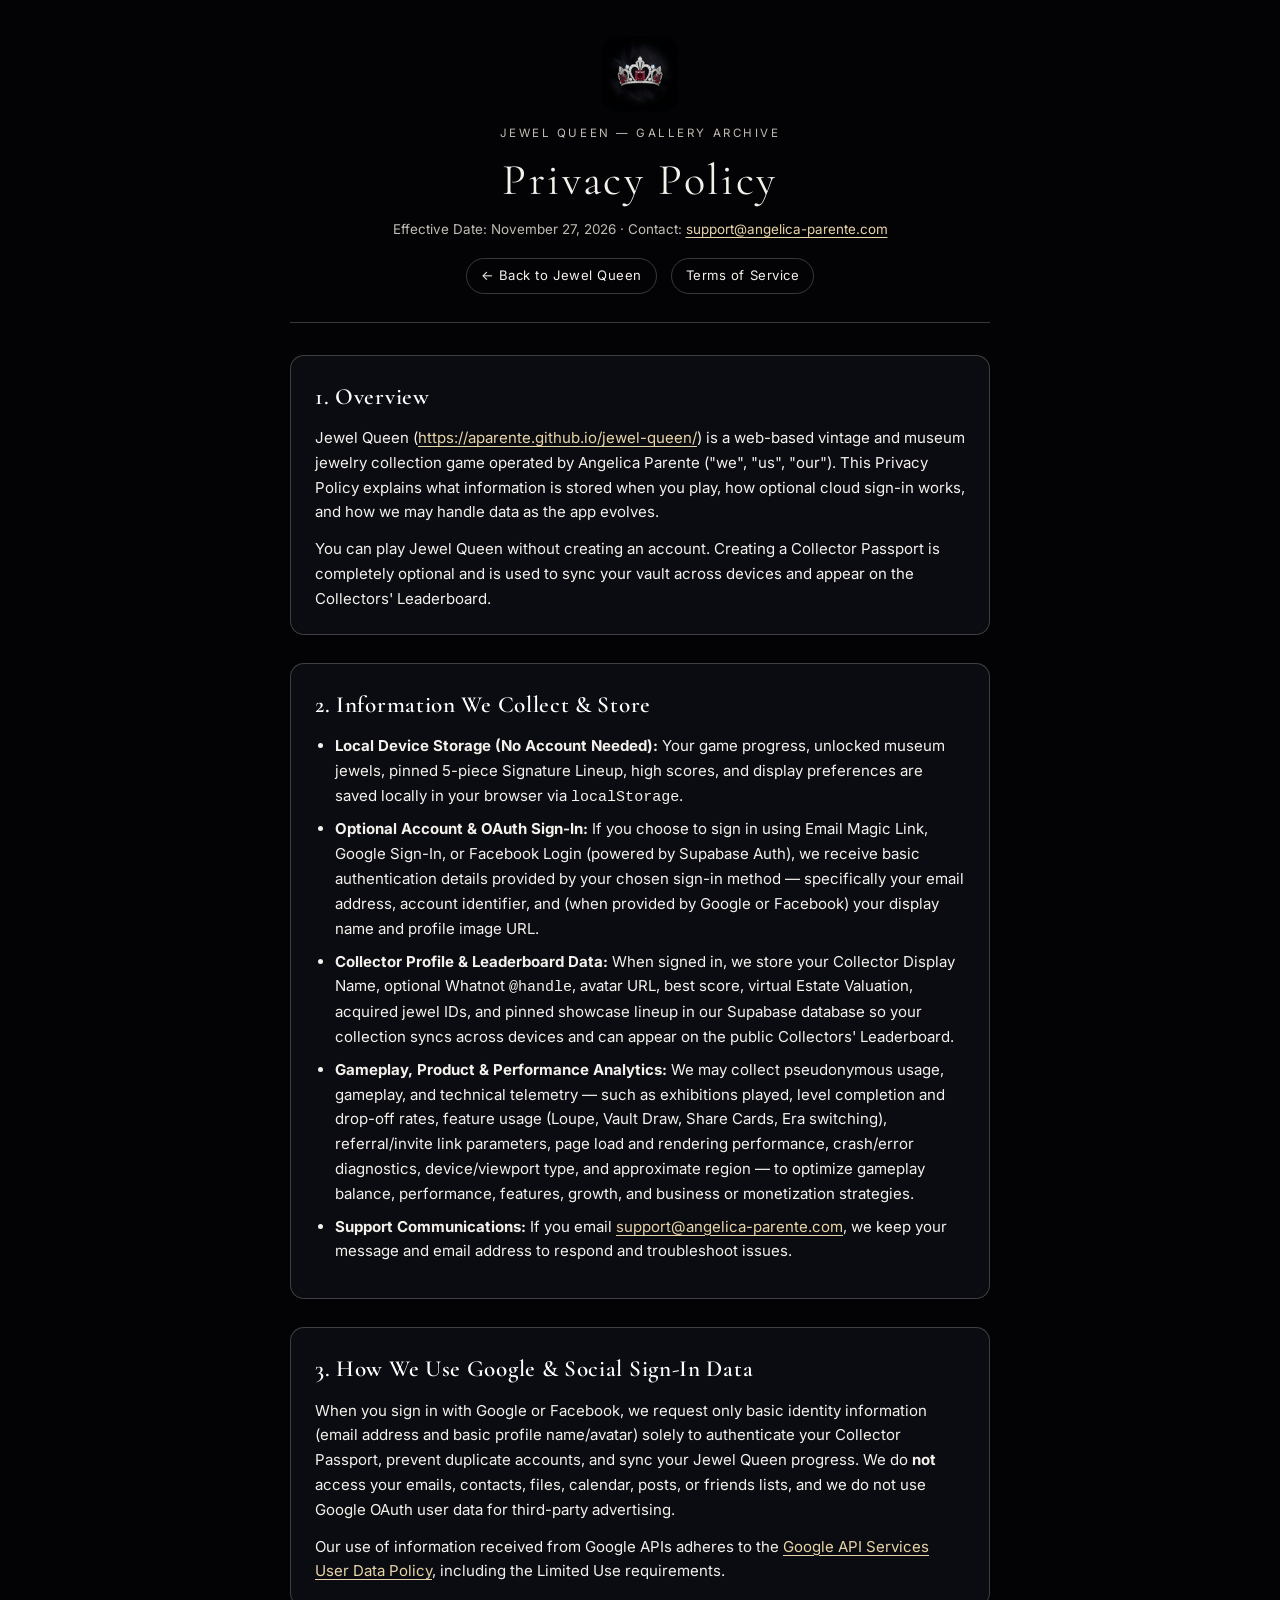
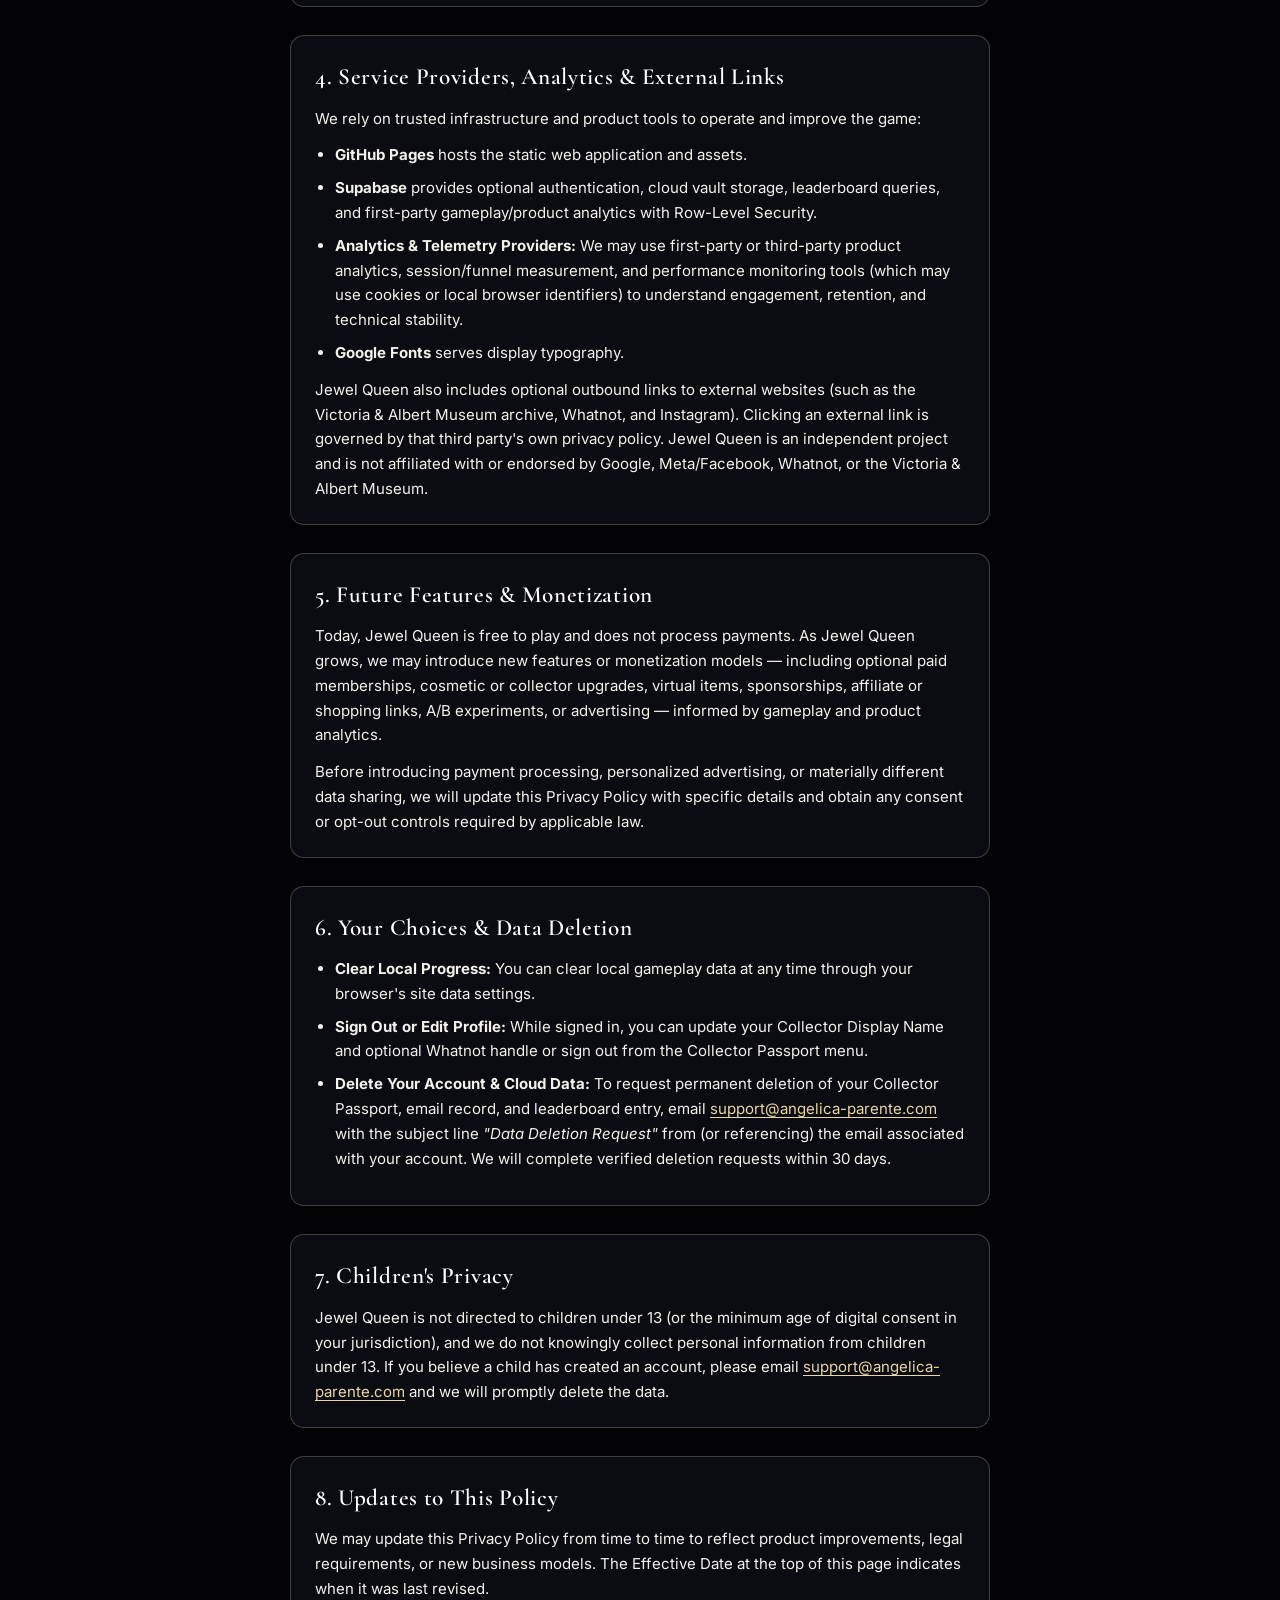
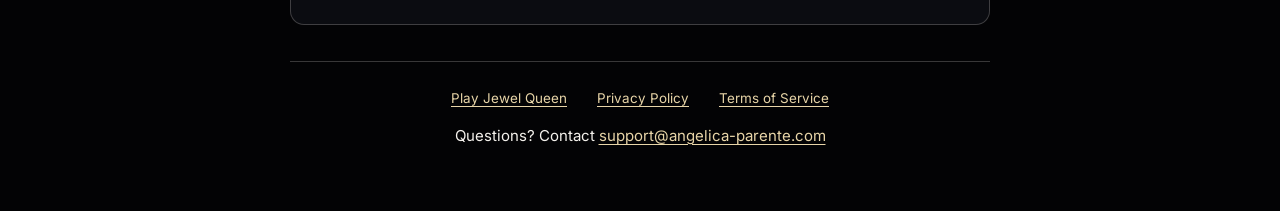
<file: privacy.html>
<!doctype html>
<html lang="en">
  <head>
    <meta charset="UTF-8" />
    <meta name="viewport" content="width=device-width, initial-scale=1.0, viewport-fit=cover" />
    <meta name="theme-color" content="#030305" />
    <title>Privacy Policy — JEWEL QUEEN</title>
    <meta
      name="description"
      content="Privacy Policy for Jewel Queen — how Collector Passport sign-in, cloud vault sync, leaderboard profiles, and data deletion work."
    />
    <link rel="icon" type="image/png" sizes="32x32" href="assets/favicon-32.png" />
    <link rel="icon" type="image/png" sizes="120x120" href="assets/app-logo-120.png" />
    <link rel="apple-touch-icon" sizes="180x180" href="assets/apple-touch-icon.png" />
    <link rel="preconnect" href="https://fonts.googleapis.com" />
    <link rel="preconnect" href="https://fonts.gstatic.com" crossorigin />
    <link
      href="https://fonts.googleapis.com/css2?family=Cormorant+Garamond:ital,wght@0,400;0,600;1,400&family=Inter:wght@400;500;600&display=swap"
      rel="stylesheet"
    />
    <style>
      :root {
        --bg: #030305;
        --surface: #0b0c11;
        --border: rgba(245, 242, 237, 0.22);
        --text: #f4f1ec;
        --muted: #c2bdb4;
        --accent: #e8d5a8;
        --font-serif: 'Cormorant Garamond', Georgia, serif;
        --font-sans: 'Inter', -apple-system, BlinkMacSystemFont, sans-serif;
      }

      * {
        box-sizing: border-box;
      }

      html,
      body {
        margin: 0;
        padding: 0;
        background: var(--bg);
        color: var(--text);
        font-family: var(--font-sans);
        line-height: 1.65;
        -webkit-font-smoothing: antialiased;
      }

      a {
        color: var(--accent);
        text-underline-offset: 3px;
      }

      a:hover {
        color: #ffffff;
      }

      a:focus-visible,
      button:focus-visible {
        outline: 2px solid #ffffff;
        outline-offset: 3px;
        border-radius: 4px;
      }

      .page-wrap {
        max-width: 740px;
        margin: 0 auto;
        padding: 36px 20px 64px;
      }

      .doc-header {
        display: flex;
        flex-direction: column;
        align-items: center;
        text-align: center;
        gap: 12px;
        padding-bottom: 28px;
        border-bottom: 1px solid var(--border);
        margin-bottom: 32px;
      }

      .doc-logo {
        width: 76px;
        height: 76px;
        border-radius: 16px;
        display: block;
      }

      .doc-kicker {
        margin: 0;
        font-size: 0.72rem;
        letter-spacing: 0.22em;
        text-transform: uppercase;
        color: var(--muted);
      }

      .doc-title {
        margin: 0;
        font-family: var(--font-serif);
        font-weight: 400;
        font-size: clamp(2rem, 5vw, 2.75rem);
        letter-spacing: 0.06em;
        line-height: 1.15;
      }

      .doc-meta {
        margin: 0;
        font-size: 0.84rem;
        color: var(--muted);
      }

      .top-nav {
        display: flex;
        flex-wrap: wrap;
        justify-content: center;
        gap: 14px;
        margin-top: 6px;
      }

      .top-nav a {
        display: inline-flex;
        align-items: center;
        min-height: 36px;
        padding: 6px 14px;
        border: 1px solid var(--border);
        border-radius: 999px;
        text-decoration: none;
        font-size: 0.82rem;
        letter-spacing: 0.04em;
        color: var(--text);
      }

      .top-nav a:hover {
        border-color: var(--accent);
        color: var(--accent);
      }

      main section {
        margin-bottom: 28px;
        padding: 22px 24px;
        background: var(--surface);
        border: 1px solid var(--border);
        border-radius: 14px;
      }

      h2 {
        margin: 0 0 10px;
        font-family: var(--font-serif);
        font-weight: 600;
        font-size: 1.45rem;
        letter-spacing: 0.03em;
        color: #ffffff;
      }

      p {
        margin: 0 0 12px;
        font-size: 0.94rem;
        color: var(--text);
      }

      p:last-child {
        margin-bottom: 0;
      }

      ul {
        margin: 8px 0 12px;
        padding-left: 20px;
      }

      li {
        margin-bottom: 8px;
        font-size: 0.94rem;
        color: var(--text);
      }

      .muted {
        color: var(--muted);
      }

      .doc-footer {
        margin-top: 36px;
        padding-top: 20px;
        border-top: 1px solid var(--border);
        text-align: center;
        font-size: 0.84rem;
        color: var(--muted);
      }

      .doc-footer nav {
        display: flex;
        justify-content: center;
        gap: 18px;
        margin-bottom: 10px;
      }

      .doc-footer nav a {
        display: inline-flex;
        align-items: center;
        min-height: 32px;
        padding: 4px 6px;
      }
    </style>
  </head>
  <body>
    <div class="page-wrap">
      <header class="doc-header">
        <a href="./" aria-label="Return to Jewel Queen">
          <img src="assets/app-logo-120.png" alt="Jewel Queen museum tiara emblem" class="doc-logo" width="76" height="76" />
        </a>
        <p class="doc-kicker">JEWEL QUEEN — GALLERY ARCHIVE</p>
        <h1 class="doc-title">Privacy Policy</h1>
        <p class="doc-meta">Effective Date: November 27, 2026 · Contact: <a href="mailto:support@angelica-parente.com">support@angelica-parente.com</a></p>
        <nav class="top-nav" aria-label="Document navigation">
          <a href="./">← Back to Jewel Queen</a>
          <a href="terms.html">Terms of Service</a>
        </nav>
      </header>

      <main>
        <section>
          <h2>1. Overview</h2>
          <p>
            Jewel Queen (<a href="https://aparente.github.io/jewel-queen/">https://aparente.github.io/jewel-queen/</a>) is a web-based vintage and museum jewelry collection game operated by Angelica Parente ("we", "us", "our"). This Privacy Policy explains what information is stored when you play, how optional cloud sign-in works, and how we may handle data as the app evolves.
          </p>
          <p>
            You can play Jewel Queen without creating an account. Creating a Collector Passport is completely optional and is used to sync your vault across devices and appear on the Collectors' Leaderboard.
          </p>
        </section>

        <section>
          <h2>2. Information We Collect &amp; Store</h2>
          <ul>
            <li>
              <strong>Local Device Storage (No Account Needed):</strong> Your game progress, unlocked museum jewels, pinned 5-piece Signature Lineup, high scores, and display preferences are saved locally in your browser via <code>localStorage</code>.
            </li>
            <li>
              <strong>Optional Account &amp; OAuth Sign-In:</strong> If you choose to sign in using Email Magic Link, Google Sign-In, or Facebook Login (powered by Supabase Auth), we receive basic authentication details provided by your chosen sign-in method — specifically your email address, account identifier, and (when provided by Google or Facebook) your display name and profile image URL.
            </li>
            <li>
              <strong>Collector Profile &amp; Leaderboard Data:</strong> When signed in, we store your Collector Display Name, optional Whatnot <code>@handle</code>, avatar URL, best score, virtual Estate Valuation, acquired jewel IDs, and pinned showcase lineup in our Supabase database so your collection syncs across devices and can appear on the public Collectors' Leaderboard.
            </li>
            <li>
              <strong>Gameplay, Product &amp; Performance Analytics:</strong> We may collect pseudonymous usage, gameplay, and technical telemetry — such as exhibitions played, level completion and drop-off rates, feature usage (Loupe, Vault Draw, Share Cards, Era switching), referral/invite link parameters, page load and rendering performance, crash/error diagnostics, device/viewport type, and approximate region — to optimize gameplay balance, performance, features, growth, and business or monetization strategies.
            </li>
            <li>
              <strong>Support Communications:</strong> If you email <a href="mailto:support@angelica-parente.com">support@angelica-parente.com</a>, we keep your message and email address to respond and troubleshoot issues.
            </li>
          </ul>
        </section>

        <section>
          <h2>3. How We Use Google &amp; Social Sign-In Data</h2>
          <p>
            When you sign in with Google or Facebook, we request only basic identity information (email address and basic profile name/avatar) solely to authenticate your Collector Passport, prevent duplicate accounts, and sync your Jewel Queen progress. We do <strong>not</strong> access your emails, contacts, files, calendar, posts, or friends lists, and we do not use Google OAuth user data for third-party advertising.
          </p>
          <p>
            Our use of information received from Google APIs adheres to the
            <a href="https://developers.google.com/terms/api-services-user-data-policy" target="_blank" rel="noopener noreferrer">Google API Services User Data Policy</a>, including the Limited Use requirements.
          </p>
        </section>

        <section>
          <h2>4. Service Providers, Analytics &amp; External Links</h2>
          <p>We rely on trusted infrastructure and product tools to operate and improve the game:</p>
          <ul>
            <li><strong>GitHub Pages</strong> hosts the static web application and assets.</li>
            <li><strong>Supabase</strong> provides optional authentication, cloud vault storage, leaderboard queries, and first-party gameplay/product analytics with Row-Level Security.</li>
            <li><strong>Analytics &amp; Telemetry Providers:</strong> We may use first-party or third-party product analytics, session/funnel measurement, and performance monitoring tools (which may use cookies or local browser identifiers) to understand engagement, retention, and technical stability.</li>
            <li><strong>Google Fonts</strong> serves display typography.</li>
          </ul>
          <p>
            Jewel Queen also includes optional outbound links to external websites (such as the Victoria &amp; Albert Museum archive, Whatnot, and Instagram). Clicking an external link is governed by that third party's own privacy policy. Jewel Queen is an independent project and is not affiliated with or endorsed by Google, Meta/Facebook, Whatnot, or the Victoria &amp; Albert Museum.
          </p>
        </section>

        <section>
          <h2>5. Future Features &amp; Monetization</h2>
          <p>
            Today, Jewel Queen is free to play and does not process payments. As Jewel Queen grows, we may introduce new features or monetization models — including optional paid memberships, cosmetic or collector upgrades, virtual items, sponsorships, affiliate or shopping links, A/B experiments, or advertising — informed by gameplay and product analytics.
          </p>
          <p>
            Before introducing payment processing, personalized advertising, or materially different data sharing, we will update this Privacy Policy with specific details and obtain any consent or opt-out controls required by applicable law.
          </p>
        </section>

        <section>
          <h2>6. Your Choices &amp; Data Deletion</h2>
          <ul>
            <li><strong>Clear Local Progress:</strong> You can clear local gameplay data at any time through your browser's site data settings.</li>
            <li><strong>Sign Out or Edit Profile:</strong> While signed in, you can update your Collector Display Name and optional Whatnot handle or sign out from the Collector Passport menu.</li>
            <li><strong>Delete Your Account &amp; Cloud Data:</strong> To request permanent deletion of your Collector Passport, email record, and leaderboard entry, email <a href="mailto:support@angelica-parente.com">support@angelica-parente.com</a> with the subject line <em>"Data Deletion Request"</em> from (or referencing) the email associated with your account. We will complete verified deletion requests within 30 days.</li>
          </ul>
        </section>

        <section>
          <h2>7. Children's Privacy</h2>
          <p>
            Jewel Queen is not directed to children under 13 (or the minimum age of digital consent in your jurisdiction), and we do not knowingly collect personal information from children under 13. If you believe a child has created an account, please email <a href="mailto:support@angelica-parente.com">support@angelica-parente.com</a> and we will promptly delete the data.
          </p>
        </section>

        <section>
          <h2>8. Updates to This Policy</h2>
          <p>
            We may update this Privacy Policy from time to time to reflect product improvements, legal requirements, or new business models. The Effective Date at the top of this page indicates when it was last revised.
          </p>
        </section>
      </main>

      <footer class="doc-footer">
        <nav aria-label="Footer legal links">
          <a href="./">Play Jewel Queen</a>
          <a href="privacy.html" aria-current="page">Privacy Policy</a>
          <a href="terms.html">Terms of Service</a>
        </nav>
        <p>Questions? Contact <a href="mailto:support@angelica-parente.com">support@angelica-parente.com</a></p>
      </footer>
    </div>
  </body>
</html>
</file>
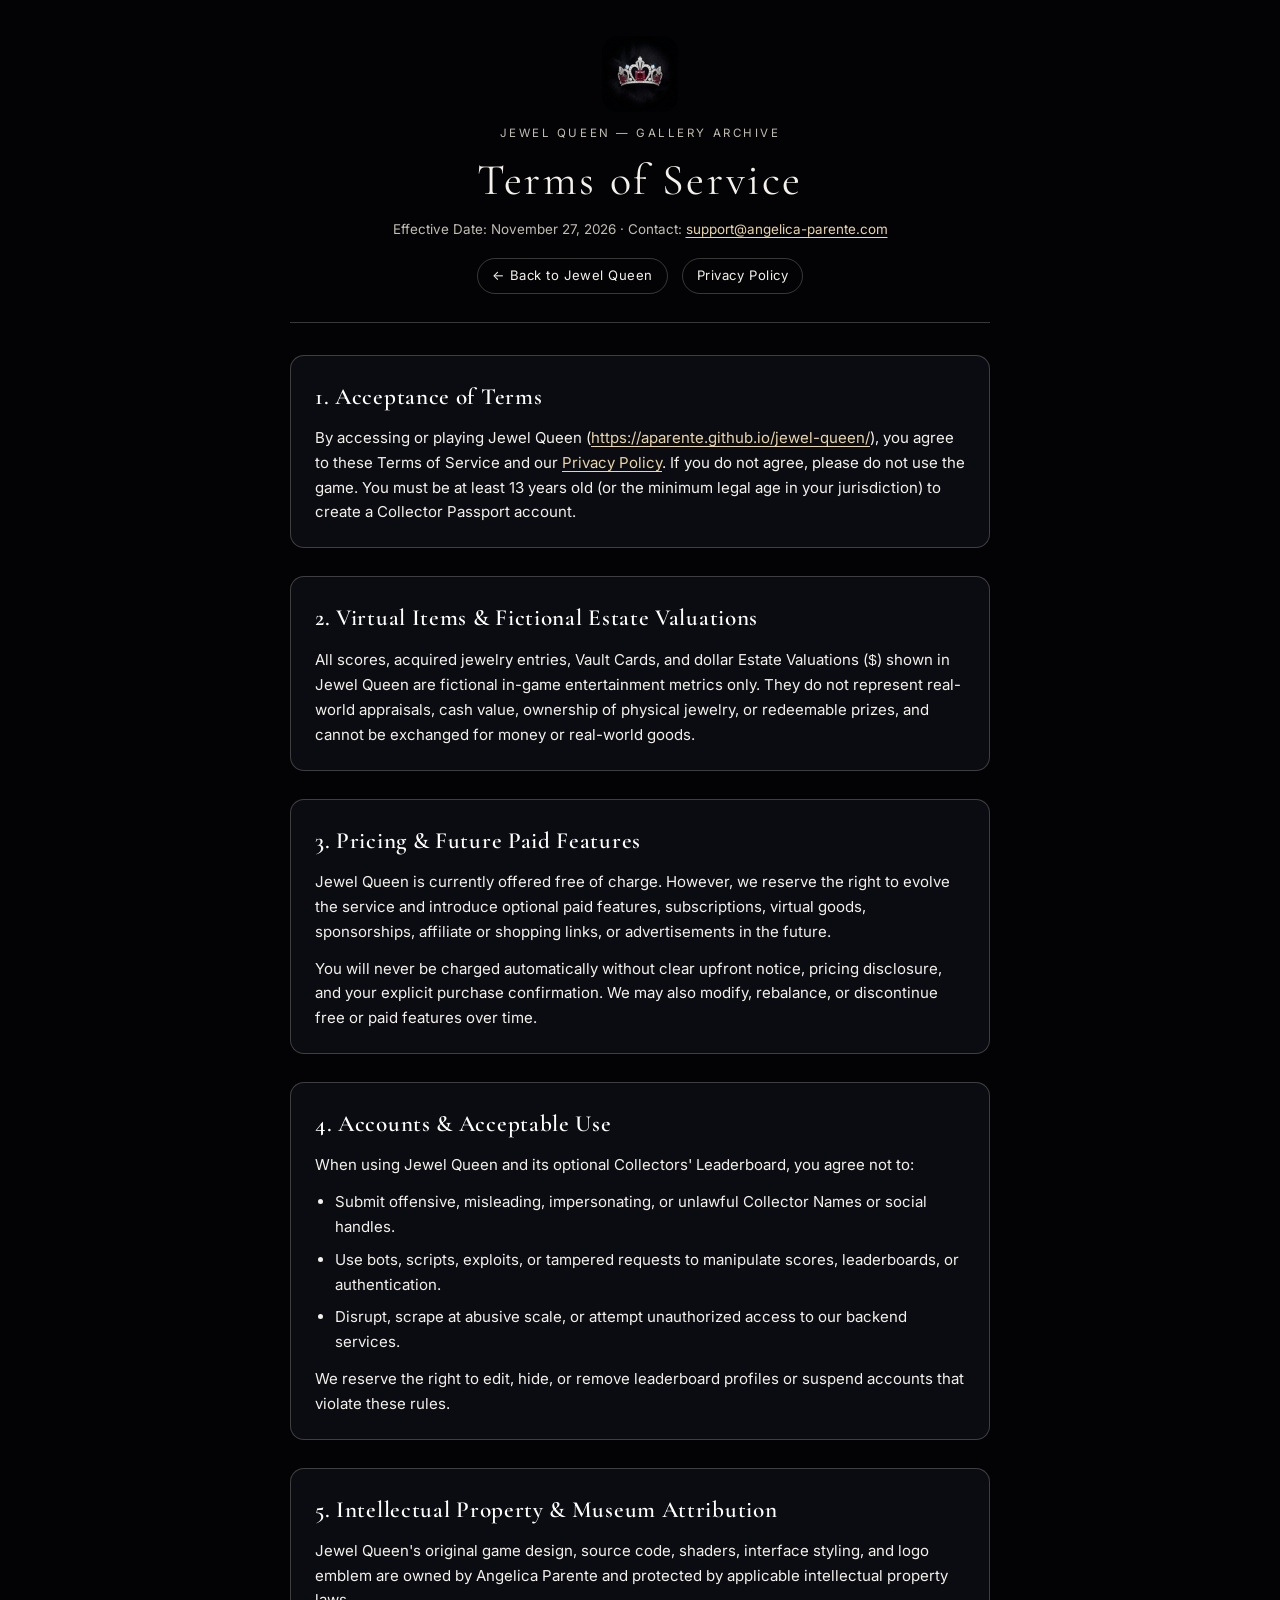
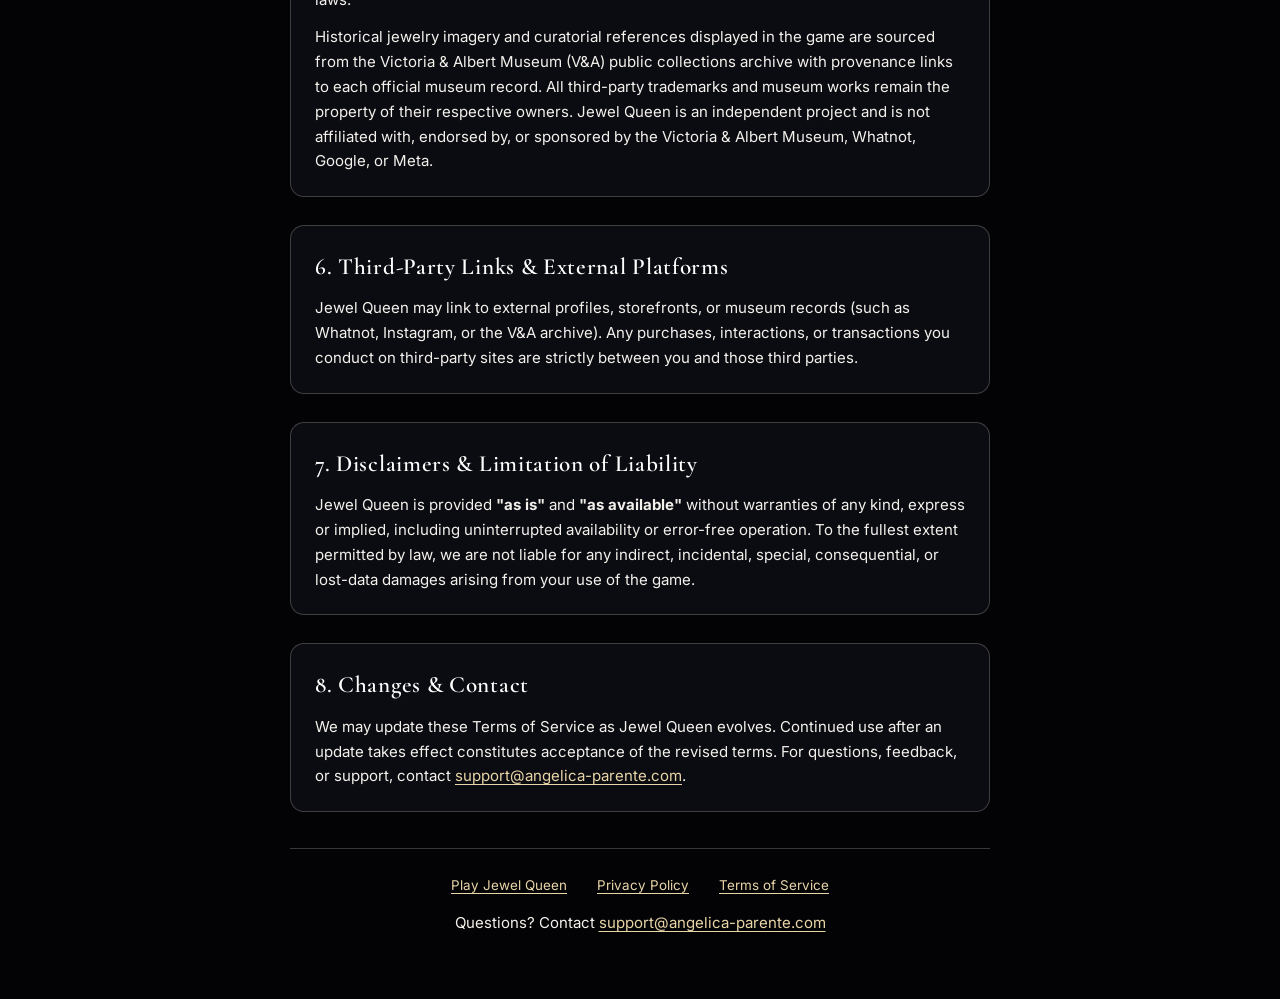
<file: terms.html>
<!doctype html>
<html lang="en">
  <head>
    <meta charset="UTF-8" />
    <meta name="viewport" content="width=device-width, initial-scale=1.0, viewport-fit=cover" />
    <meta name="theme-color" content="#030305" />
    <title>Terms of Service — JEWEL QUEEN</title>
    <meta
      name="description"
      content="Terms of Service for Jewel Queen — rules of play, virtual estate values, museum image attribution, and future paid feature flexibility."
    />
    <link rel="icon" type="image/png" sizes="32x32" href="assets/favicon-32.png" />
    <link rel="icon" type="image/png" sizes="120x120" href="assets/app-logo-120.png" />
    <link rel="apple-touch-icon" sizes="180x180" href="assets/apple-touch-icon.png" />
    <link rel="preconnect" href="https://fonts.googleapis.com" />
    <link rel="preconnect" href="https://fonts.gstatic.com" crossorigin />
    <link
      href="https://fonts.googleapis.com/css2?family=Cormorant+Garamond:ital,wght@0,400;0,600;1,400&family=Inter:wght@400;500;600&display=swap"
      rel="stylesheet"
    />
    <style>
      :root {
        --bg: #030305;
        --surface: #0b0c11;
        --border: rgba(245, 242, 237, 0.22);
        --text: #f4f1ec;
        --muted: #c2bdb4;
        --accent: #e8d5a8;
        --font-serif: 'Cormorant Garamond', Georgia, serif;
        --font-sans: 'Inter', -apple-system, BlinkMacSystemFont, sans-serif;
      }

      * {
        box-sizing: border-box;
      }

      html,
      body {
        margin: 0;
        padding: 0;
        background: var(--bg);
        color: var(--text);
        font-family: var(--font-sans);
        line-height: 1.65;
        -webkit-font-smoothing: antialiased;
      }

      a {
        color: var(--accent);
        text-underline-offset: 3px;
      }

      a:hover {
        color: #ffffff;
      }

      a:focus-visible,
      button:focus-visible {
        outline: 2px solid #ffffff;
        outline-offset: 3px;
        border-radius: 4px;
      }

      .page-wrap {
        max-width: 740px;
        margin: 0 auto;
        padding: 36px 20px 64px;
      }

      .doc-header {
        display: flex;
        flex-direction: column;
        align-items: center;
        text-align: center;
        gap: 12px;
        padding-bottom: 28px;
        border-bottom: 1px solid var(--border);
        margin-bottom: 32px;
      }

      .doc-logo {
        width: 76px;
        height: 76px;
        border-radius: 16px;
        display: block;
      }

      .doc-kicker {
        margin: 0;
        font-size: 0.72rem;
        letter-spacing: 0.22em;
        text-transform: uppercase;
        color: var(--muted);
      }

      .doc-title {
        margin: 0;
        font-family: var(--font-serif);
        font-weight: 400;
        font-size: clamp(2rem, 5vw, 2.75rem);
        letter-spacing: 0.06em;
        line-height: 1.15;
      }

      .doc-meta {
        margin: 0;
        font-size: 0.84rem;
        color: var(--muted);
      }

      .top-nav {
        display: flex;
        flex-wrap: wrap;
        justify-content: center;
        gap: 14px;
        margin-top: 6px;
      }

      .top-nav a {
        display: inline-flex;
        align-items: center;
        min-height: 36px;
        padding: 6px 14px;
        border: 1px solid var(--border);
        border-radius: 999px;
        text-decoration: none;
        font-size: 0.82rem;
        letter-spacing: 0.04em;
        color: var(--text);
      }

      .top-nav a:hover {
        border-color: var(--accent);
        color: var(--accent);
      }

      main section {
        margin-bottom: 28px;
        padding: 22px 24px;
        background: var(--surface);
        border: 1px solid var(--border);
        border-radius: 14px;
      }

      h2 {
        margin: 0 0 10px;
        font-family: var(--font-serif);
        font-weight: 600;
        font-size: 1.45rem;
        letter-spacing: 0.03em;
        color: #ffffff;
      }

      p {
        margin: 0 0 12px;
        font-size: 0.94rem;
        color: var(--text);
      }

      p:last-child {
        margin-bottom: 0;
      }

      ul {
        margin: 8px 0 12px;
        padding-left: 20px;
      }

      li {
        margin-bottom: 8px;
        font-size: 0.94rem;
        color: var(--text);
      }

      .doc-footer {
        margin-top: 36px;
        padding-top: 20px;
        border-top: 1px solid var(--border);
        text-align: center;
        font-size: 0.84rem;
        color: var(--muted);
      }

      .doc-footer nav {
        display: flex;
        justify-content: center;
        gap: 18px;
        margin-bottom: 10px;
      }

      .doc-footer nav a {
        display: inline-flex;
        align-items: center;
        min-height: 32px;
        padding: 4px 6px;
      }
    </style>
  </head>
  <body>
    <div class="page-wrap">
      <header class="doc-header">
        <a href="./" aria-label="Return to Jewel Queen">
          <img src="assets/app-logo-120.png" alt="Jewel Queen museum tiara emblem" class="doc-logo" width="76" height="76" />
        </a>
        <p class="doc-kicker">JEWEL QUEEN — GALLERY ARCHIVE</p>
        <h1 class="doc-title">Terms of Service</h1>
        <p class="doc-meta">Effective Date: November 27, 2026 · Contact: <a href="mailto:support@angelica-parente.com">support@angelica-parente.com</a></p>
        <nav class="top-nav" aria-label="Document navigation">
          <a href="./">← Back to Jewel Queen</a>
          <a href="privacy.html">Privacy Policy</a>
        </nav>
      </header>

      <main>
        <section>
          <h2>1. Acceptance of Terms</h2>
          <p>
            By accessing or playing Jewel Queen (<a href="https://aparente.github.io/jewel-queen/">https://aparente.github.io/jewel-queen/</a>), you agree to these Terms of Service and our <a href="privacy.html">Privacy Policy</a>. If you do not agree, please do not use the game. You must be at least 13 years old (or the minimum legal age in your jurisdiction) to create a Collector Passport account.
          </p>
        </section>

        <section>
          <h2>2. Virtual Items &amp; Fictional Estate Valuations</h2>
          <p>
            All scores, acquired jewelry entries, Vault Cards, and dollar Estate Valuations (<code>$</code>) shown in Jewel Queen are fictional in-game entertainment metrics only. They do not represent real-world appraisals, cash value, ownership of physical jewelry, or redeemable prizes, and cannot be exchanged for money or real-world goods.
          </p>
        </section>

        <section>
          <h2>3. Pricing &amp; Future Paid Features</h2>
          <p>
            Jewel Queen is currently offered free of charge. However, we reserve the right to evolve the service and introduce optional paid features, subscriptions, virtual goods, sponsorships, affiliate or shopping links, or advertisements in the future.
          </p>
          <p>
            You will never be charged automatically without clear upfront notice, pricing disclosure, and your explicit purchase confirmation. We may also modify, rebalance, or discontinue free or paid features over time.
          </p>
        </section>

        <section>
          <h2>4. Accounts &amp; Acceptable Use</h2>
          <p>When using Jewel Queen and its optional Collectors' Leaderboard, you agree not to:</p>
          <ul>
            <li>Submit offensive, misleading, impersonating, or unlawful Collector Names or social handles.</li>
            <li>Use bots, scripts, exploits, or tampered requests to manipulate scores, leaderboards, or authentication.</li>
            <li>Disrupt, scrape at abusive scale, or attempt unauthorized access to our backend services.</li>
          </ul>
          <p>
            We reserve the right to edit, hide, or remove leaderboard profiles or suspend accounts that violate these rules.
          </p>
        </section>

        <section>
          <h2>5. Intellectual Property &amp; Museum Attribution</h2>
          <p>
            Jewel Queen's original game design, source code, shaders, interface styling, and logo emblem are owned by Angelica Parente and protected by applicable intellectual property laws.
          </p>
          <p>
            Historical jewelry imagery and curatorial references displayed in the game are sourced from the Victoria &amp; Albert Museum (V&amp;A) public collections archive with provenance links to each official museum record. All third-party trademarks and museum works remain the property of their respective owners. Jewel Queen is an independent project and is not affiliated with, endorsed by, or sponsored by the Victoria &amp; Albert Museum, Whatnot, Google, or Meta.
          </p>
        </section>

        <section>
          <h2>6. Third-Party Links &amp; External Platforms</h2>
          <p>
            Jewel Queen may link to external profiles, storefronts, or museum records (such as Whatnot, Instagram, or the V&amp;A archive). Any purchases, interactions, or transactions you conduct on third-party sites are strictly between you and those third parties.
          </p>
        </section>

        <section>
          <h2>7. Disclaimers &amp; Limitation of Liability</h2>
          <p>
            Jewel Queen is provided <strong>"as is"</strong> and <strong>"as available"</strong> without warranties of any kind, express or implied, including uninterrupted availability or error-free operation. To the fullest extent permitted by law, we are not liable for any indirect, incidental, special, consequential, or lost-data damages arising from your use of the game.
          </p>
        </section>

        <section>
          <h2>8. Changes &amp; Contact</h2>
          <p>
            We may update these Terms of Service as Jewel Queen evolves. Continued use after an update takes effect constitutes acceptance of the revised terms. For questions, feedback, or support, contact <a href="mailto:support@angelica-parente.com">support@angelica-parente.com</a>.
          </p>
        </section>
      </main>

      <footer class="doc-footer">
        <nav aria-label="Footer legal links">
          <a href="./">Play Jewel Queen</a>
          <a href="privacy.html">Privacy Policy</a>
          <a href="terms.html" aria-current="page">Terms of Service</a>
        </nav>
        <p>Questions? Contact <a href="mailto:support@angelica-parente.com">support@angelica-parente.com</a></p>
      </footer>
    </div>
  </body>
</html>
</file>
